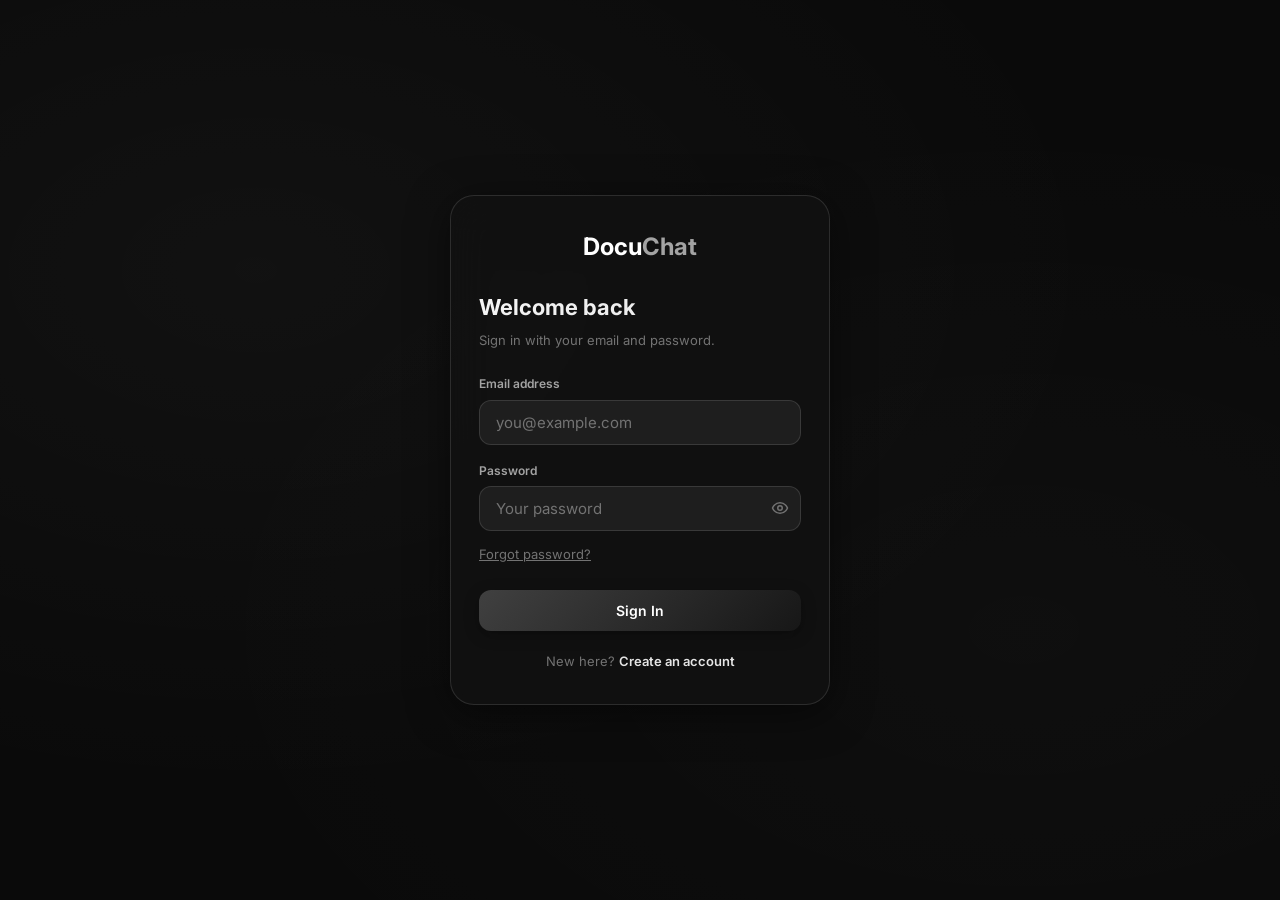
<file: frontend/pages/index.html>
<!DOCTYPE html>
<!--
  frontend/pages/index.html — Authentication Entry Point
  
  The main login view for DocuChat.
  Redirects authenticated users to the Dashboard automatically.
-->
<html lang="en" data-theme="dark">

<head>
  <meta charset="UTF-8" />
  <meta name="viewport" content="width=device-width, initial-scale=1.0" />
  <title>DocuChat — Sign In</title>
  <link rel="stylesheet" href="../css/global.css" />
  <link rel="stylesheet" href="../css/auth.css" />
  <link rel="icon" type="image/png" href="../assets/DocuChat_favicon.png" />
</head>

<body>

  <div class="auth-blob blob-1"></div>
  <div class="auth-blob blob-2"></div>

  <div class="auth-page">
    <div class="auth-card glass-card">

      <div class="auth-logo" style="justify-content: center; text-align: center; width: 100%;">
        <div><span style="color:#ffffff">Docu</span><span style="color:#a3a3a3">Chat</span></div>
      </div>

      <h1 class="auth-title">Welcome back</h1>
      <p class="auth-subtitle">Sign in with your email and password.</p>

      <form class="auth-form" id="loginForm" novalidate>

        <div class="form-group">
          <label class="form-label" for="loginEmail">Email address</label>
          <input class="input-field" type="email" id="loginEmail" placeholder="you@example.com" autocomplete="email"
            required />
        </div>

        <div class="form-group">
          <label class="form-label" for="loginPassword">Password</label>
          <div class="password-wrapper">
            <input class="input-field" type="password" id="loginPassword" placeholder="Your password"
              autocomplete="current-password" required />
            <button type="button" class="pw-toggle" id="loginPwToggle" title="Show password">
              <svg xmlns="http://www.w3.org/2000/svg" width="18" height="18" viewBox="0 0 24 24" fill="none" stroke="currentColor" stroke-width="2" stroke-linecap="round" stroke-linejoin="round" class="eye-icon"><path d="M2 12s3-7 10-7 10 7 10 7-3 7-10 7-10-7-10-7Z"></path><circle cx="12" cy="12" r="3"></circle></svg>
            </button>
          </div>
          <div style="text-align: left; margin-top: 4px;">
            <a href="forgot_password.html" class="nav-link" data-direction="left" style="font-size: 13px; color: var(--text-muted); text-decoration: underline;">Forgot password?</a>
          </div>
        </div>

        <p id="formError" style="color:var(--error);font-size:13px;display:none;"></p>

        <button class="btn btn-primary auth-submit" type="submit" id="loginBtn">
          Sign In
        </button>
      </form>

      <p class="auth-link-row">
        New here? <a href="signup.html" class="nav-link" data-direction="left">Create an account</a>
      </p>
    </div>
  </div>

  <script type="module" src="../js/index.js"></script>

</body>

</html>

</body>

</html>
</file>
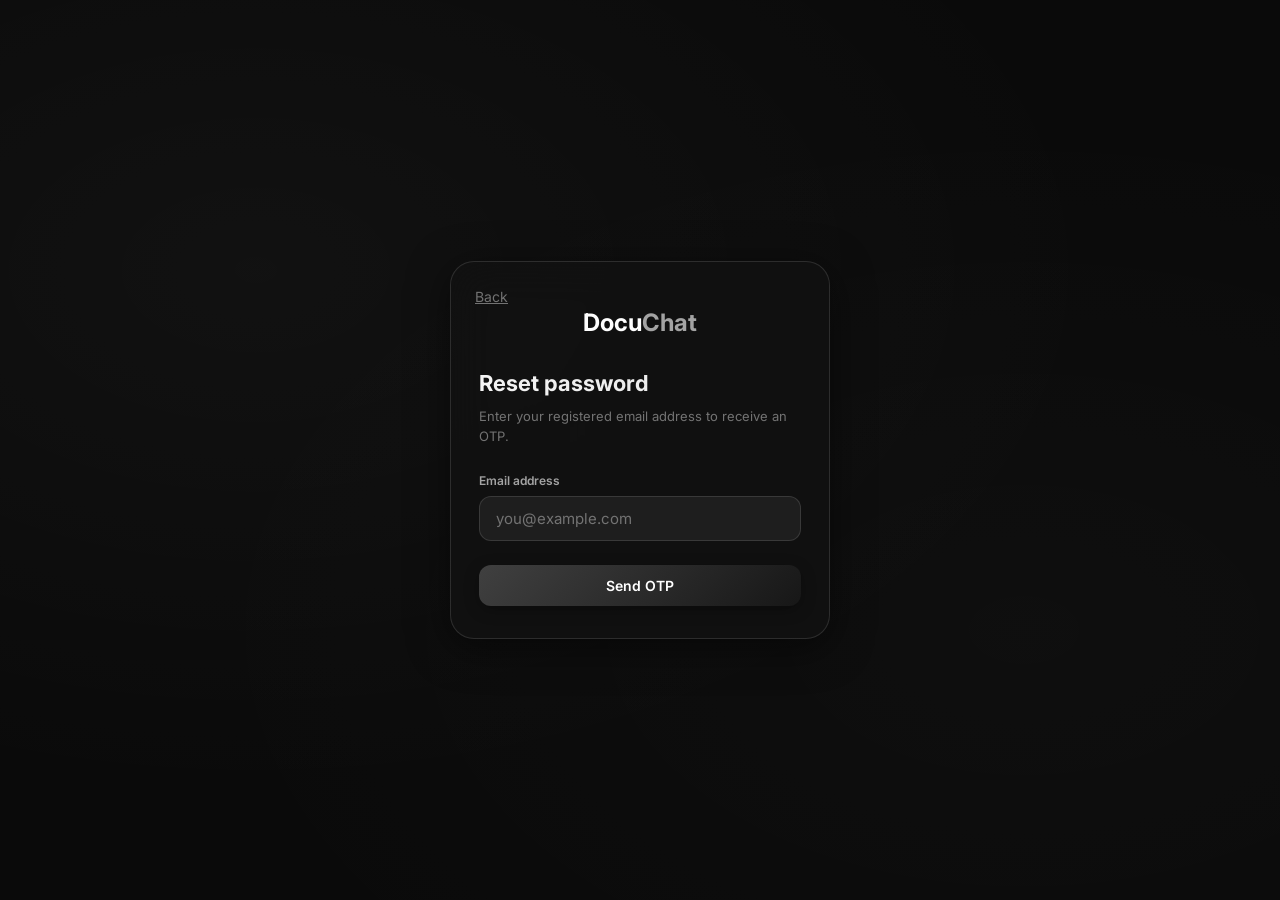
<file: frontend/pages/forgot_password.html>
<!DOCTYPE html>
<!--
  frontend/pages/forgot_password.html — Password Recovery Initiation
  
  Allows users to request a password reset by providing their email.
  Successfully submitting this form sends a reset OTP and redirects
  to the OTP verification page.
-->
<html lang="en" data-theme="dark">
<head>
  <meta charset="UTF-8" />
  <meta name="viewport" content="width=device-width, initial-scale=1.0" />
  <title>DocuChat — Forgot Password</title>
  <link rel="stylesheet" href="../css/global.css" />
  <link rel="stylesheet" href="../css/auth.css" />
  <link rel="icon" type="image/png" href="../assets/DocuChat_favicon.png" />
</head>
<body>

  <div class="auth-blob blob-1"></div>
  <div class="auth-blob blob-2"></div>

  <div class="auth-page">
    <div class="auth-card glass-card" style="position: relative;">
      
      <!-- Back Button -->
      <a href="index.html" class="nav-link" data-direction="right" style="position: absolute; top: 24px; left: 24px; font-size: 14px; text-decoration: underline; color: var(--text-muted);">Back</a>

      <div class="auth-logo" style="justify-content: center; text-align: center; width: 100%; margin-top: 10px;">
        <div><span style="color:#ffffff">Docu</span><span style="color:#a3a3a3">Chat</span></div>
      </div>

      <h1 class="auth-title">Reset password</h1>
      <p class="auth-subtitle">Enter your registered email address to receive an OTP.</p>

      <form class="auth-form" id="forgotForm" novalidate>
        <div class="form-group">
          <label class="form-label" for="forgotEmail">Email address</label>
          <input class="input-field" type="email" id="forgotEmail" placeholder="you@example.com" required />
        </div>

        <p id="formError" style="color:var(--error);font-size:13px;display:none;"></p>
        <p id="formSuccess" style="color:var(--success);font-size:13px;display:none;"></p>

        <button class="btn btn-primary auth-submit" type="submit" id="forgotBtn">
          Send OTP
        </button>
      </form>

    </div>
  </div>

  <script type="module" src="../js/forgot_password.js"></script>

</body>
</html>
</file>
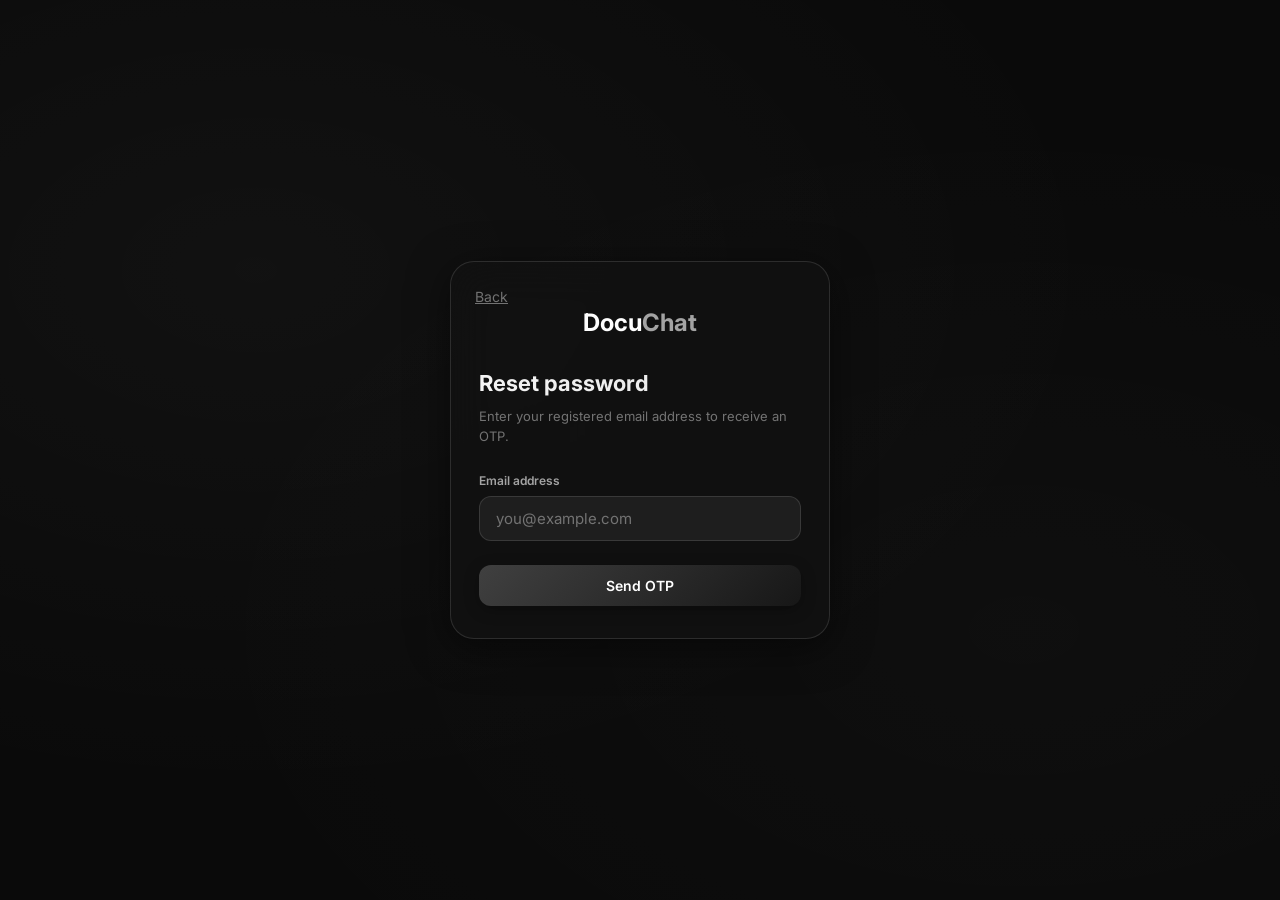
<file: frontend/pages/reset_password.html>
<!DOCTYPE html>
<!--
  frontend/pages/reset_password.html — New Password Creation
  
  The final step of the password recovery flow. Allows the user to 
  set and confirm a new secure password.
-->
<html lang="en" data-theme="dark">
<head>
  <meta charset="UTF-8" />
  <meta name="viewport" content="width=device-width, initial-scale=1.0" />
  <title>DocuChat — Change Password</title>
  <link rel="stylesheet" href="../css/global.css" />
  <link rel="stylesheet" href="../css/auth.css" />
  <link rel="icon" type="image/png" href="../assets/DocuChat_favicon.png" />
</head>
<body>

  <div class="auth-blob blob-1"></div>
  <div class="auth-blob blob-2"></div>

  <div class="auth-page">
    <div class="auth-card glass-card" style="position: relative;">
      
      <!-- Back Button -->
      <a href="verify_reset.html" class="nav-link" data-direction="right" style="position: absolute; top: 24px; left: 24px; font-size: 14px; text-decoration: underline; color: var(--text-muted);">Back</a>

      <div class="auth-logo" style="justify-content: center; text-align: center; width: 100%; margin-top: 10px;">
        <div><span style="color:#ffffff">Docu</span><span style="color:#a3a3a3">Chat</span></div>
      </div>

      <h1 class="auth-title">Change password</h1>
      <p class="auth-subtitle">Create a new password for your account.</p>

      <form class="auth-form" id="resetPasswordForm" novalidate>
        <div class="form-group">
          <label class="form-label" for="newPassword">New Password</label>
          <div class="password-wrapper">
            <input class="input-field" type="password" id="newPassword" placeholder="At least 8 characters" required />
            <button type="button" class="pw-toggle" id="newPwToggle" title="Show password">
              <svg xmlns="http://www.w3.org/2000/svg" width="18" height="18" viewBox="0 0 24 24" fill="none" stroke="currentColor" stroke-width="2" stroke-linecap="round" stroke-linejoin="round" class="eye-icon"><path d="M2 12s3-7 10-7 10 7 10 7-3 7-10 7-10-7-10-7Z"></path><circle cx="12" cy="12" r="3"></circle></svg>
            </button>
          </div>
        </div>

        <div class="form-group">
          <label class="form-label" for="confirmNewPassword">Confirm Password</label>
          <div class="password-wrapper">
            <input class="input-field" type="password" id="confirmNewPassword" placeholder="Repeat your password" required />
            <button type="button" class="pw-toggle" id="confirmNewPwToggle" title="Show password">
              <svg xmlns="http://www.w3.org/2000/svg" width="18" height="18" viewBox="0 0 24 24" fill="none" stroke="currentColor" stroke-width="2" stroke-linecap="round" stroke-linejoin="round" class="eye-icon"><path d="M2 12s3-7 10-7 10 7 10 7-3 7-10 7-10-7-10-7Z"></path><circle cx="12" cy="12" r="3"></circle></svg>
            </button>
          </div>
        </div>

        <p id="formError" style="color:var(--error);font-size:13px;display:none;"></p>

        <button class="btn btn-primary auth-submit" type="submit" id="resetPasswordBtn">
          Change Password
        </button>
      </form>
    </div>
  </div>

  <script type="module" src="../js/reset_password.js"></script>

</body>
</html>
</file>
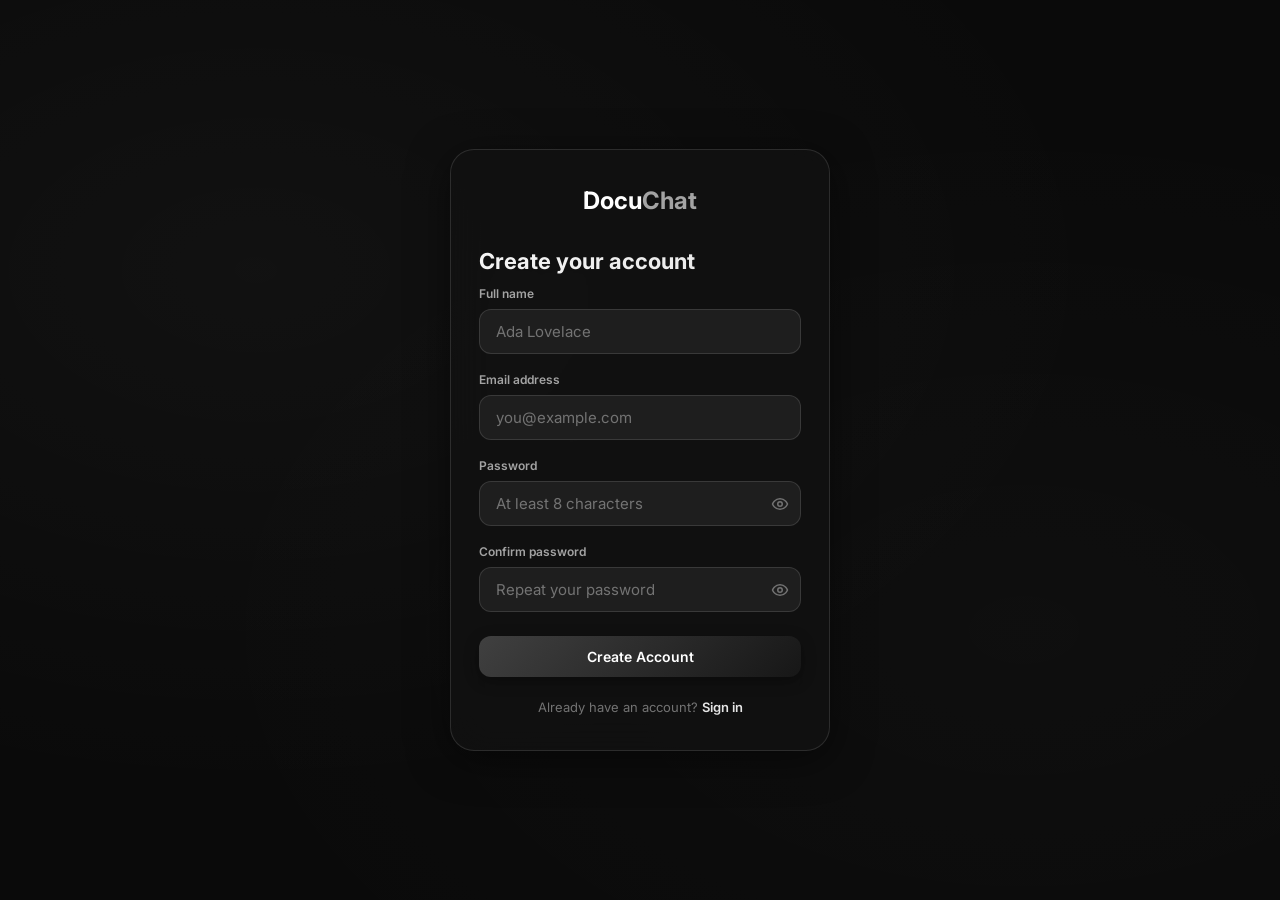
<file: frontend/pages/signup.html>
<!DOCTYPE html>
<!--
  frontend/pages/signup.html — Account Registration
  
  Collects user credentials (Name, Email, Password) to initiate the 
  account creation process. Proceeds to the OTP verification flow.
-->
<html lang="en" data-theme="dark">
<head>
  <meta charset="UTF-8" />
  <meta name="viewport" content="width=device-width, initial-scale=1.0" />
  <title>DocuChat — Create Account</title>
  <meta name="description" content="Create a DocuChat account to start chatting with your documents using AI." />
  <link rel="stylesheet" href="../css/global.css" />
  <link rel="stylesheet" href="../css/auth.css" />
  <link rel="icon" type="image/png" href="../assets/DocuChat_favicon.png" />
</head>
<body>

<div class="auth-blob blob-1"></div>
<div class="auth-blob blob-2"></div>

<div class="auth-page">
  <div class="auth-card glass-card">

    <div class="auth-logo" style="justify-content: center; text-align: center; width: 100%;">
      <div><span style="color:#ffffff">Docu</span><span style="color:#a3a3a3">Chat</span></div>
    </div>

    <h1 class="auth-title">Create your account</h1>

    <form class="auth-form" id="signupForm" novalidate>

      <div class="form-group">
        <label class="form-label" for="signupName">Full name</label>
        <input
          class="input-field"
          type="text"
          id="signupName"
          placeholder="Ada Lovelace"
          autocomplete="name"
          required
        />
      </div>

      <div class="form-group">
        <label class="form-label" for="signupEmail">Email address</label>
        <input
          class="input-field"
          type="email"
          id="signupEmail"
          placeholder="you@example.com"
          autocomplete="email"
          required
        />
      </div>

      <div class="form-group">
        <label class="form-label" for="signupPassword">Password</label>
        <div class="password-wrapper">
          <input
            class="input-field"
            type="password"
            id="signupPassword"
            placeholder="At least 8 characters"
            autocomplete="new-password"
            required
          />
          <button type="button" class="pw-toggle" id="signupPwToggle" title="Show password">
            <svg xmlns="http://www.w3.org/2000/svg" width="18" height="18" viewBox="0 0 24 24" fill="none" stroke="currentColor" stroke-width="2" stroke-linecap="round" stroke-linejoin="round" class="eye-icon"><path d="M2 12s3-7 10-7 10 7 10 7-3 7-10 7-10-7-10-7Z"></path><circle cx="12" cy="12" r="3"></circle></svg>
          </button>
        </div>
      </div>

      <div class="form-group">
        <label class="form-label" for="signupConfirm">Confirm password</label>
        <div class="password-wrapper">
          <input
            class="input-field"
            type="password"
            id="signupConfirm"
            placeholder="Repeat your password"
            autocomplete="new-password"
            required
          />
          <button type="button" class="pw-toggle" id="signupConfirmToggle" title="Show password">
            <svg xmlns="http://www.w3.org/2000/svg" width="18" height="18" viewBox="0 0 24 24" fill="none" stroke="currentColor" stroke-width="2" stroke-linecap="round" stroke-linejoin="round" class="eye-icon"><path d="M2 12s3-7 10-7 10 7 10 7-3 7-10 7-10-7-10-7Z"></path><circle cx="12" cy="12" r="3"></circle></svg>
          </button>
        </div>
      </div>

      <p id="formError" style="color:var(--error);font-size:13px;display:none;"></p>

      <button class="btn btn-primary auth-submit" type="submit" id="signupBtn">
        Create Account
      </button>
    </form>

    <p class="auth-link-row">
      Already have an account? <a href="index.html" class="nav-link" data-direction="right">Sign in</a>
    </p>
  </div>
</div>

<script type="module" src="../js/signup.js"></script>

</body>
</html>
</file>
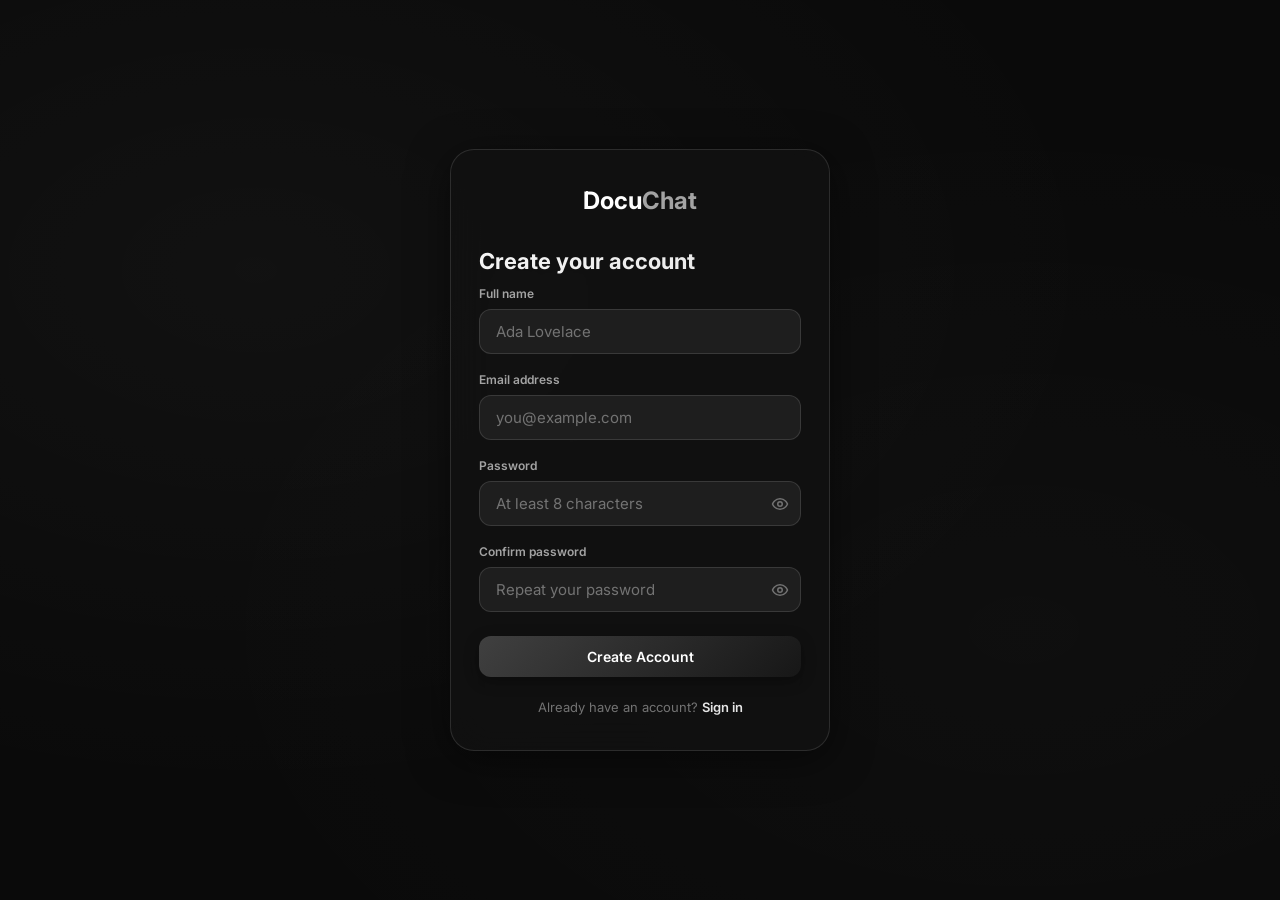
<file: frontend/pages/verify.html>
<!DOCTYPE html>
<!--
  frontend/pages/verify.html — Account Activation
  
  Accepts the 6-digit OTP sent to the user's email during signup.
  Successfully verifying activates the account and logs the user in.
-->
<html lang="en" data-theme="dark">
<head>
  <meta charset="UTF-8" />
  <meta name="viewport" content="width=device-width, initial-scale=1.0" />
  <title>DocuChat — Verify Email</title>
  <meta name="description" content="Enter your email verification code to activate your DocuChat account." />
  <link rel="stylesheet" href="../css/global.css" />
  <link rel="stylesheet" href="../css/auth.css" />
  <link rel="icon" type="image/png" href="../assets/DocuChat_favicon.png" />
</head>
<body>

<div class="auth-blob blob-1"></div>
<div class="auth-blob blob-2"></div>

<div class="auth-page">
  <div class="auth-card glass-card">

    <div class="auth-logo" style="justify-content: center; text-align: center; width: 100%;">
      <div><span style="color:#ffffff">Docu</span><span style="color:#a3a3a3">Chat</span></div>
    </div>

    <h1 class="auth-title">Verify your email</h1>
    <p class="auth-subtitle">
      We sent a 6-digit code to <strong id="pendingEmail">your email</strong>.
      Enter it below to activate your account.
    </p>

    <form class="auth-form" id="verifyForm" novalidate>

      <div class="form-group" style="align-items:center;">
        <label class="form-label">Verification code</label>
        <div class="otp-inputs">
          <input class="otp-digit" type="text" inputmode="numeric" maxlength="1" id="otp0" autocomplete="one-time-code" />
          <input class="otp-digit" type="text" inputmode="numeric" maxlength="1" id="otp1" />
          <input class="otp-digit" type="text" inputmode="numeric" maxlength="1" id="otp2" />
          <input class="otp-digit" type="text" inputmode="numeric" maxlength="1" id="otp3" />
          <input class="otp-digit" type="text" inputmode="numeric" maxlength="1" id="otp4" />
          <input class="otp-digit" type="text" inputmode="numeric" maxlength="1" id="otp5" />
        </div>
      </div>

      <p id="formError" style="font-size:13px;display:none;text-align:center;"></p>

      <button class="btn btn-primary auth-submit" type="submit" id="verifyBtn">
        Verify &amp; Activate
      </button>
    </form>

    <div class="resend-row">
      Didn't receive it?
      <button class="resend-btn" id="resendBtn">Resend code</button>
      <span id="countdownLabel"></span>
    </div>

    <p class="auth-link-row" style="margin-top:12px;">
      <a href="signup.html" class="nav-link" data-direction="right">Back to signup</a>
    </p>
  </div>
</div>

<script type="module" src="../js/verify.js"></script>

</body>
</html>

</body>
</html>
</file>
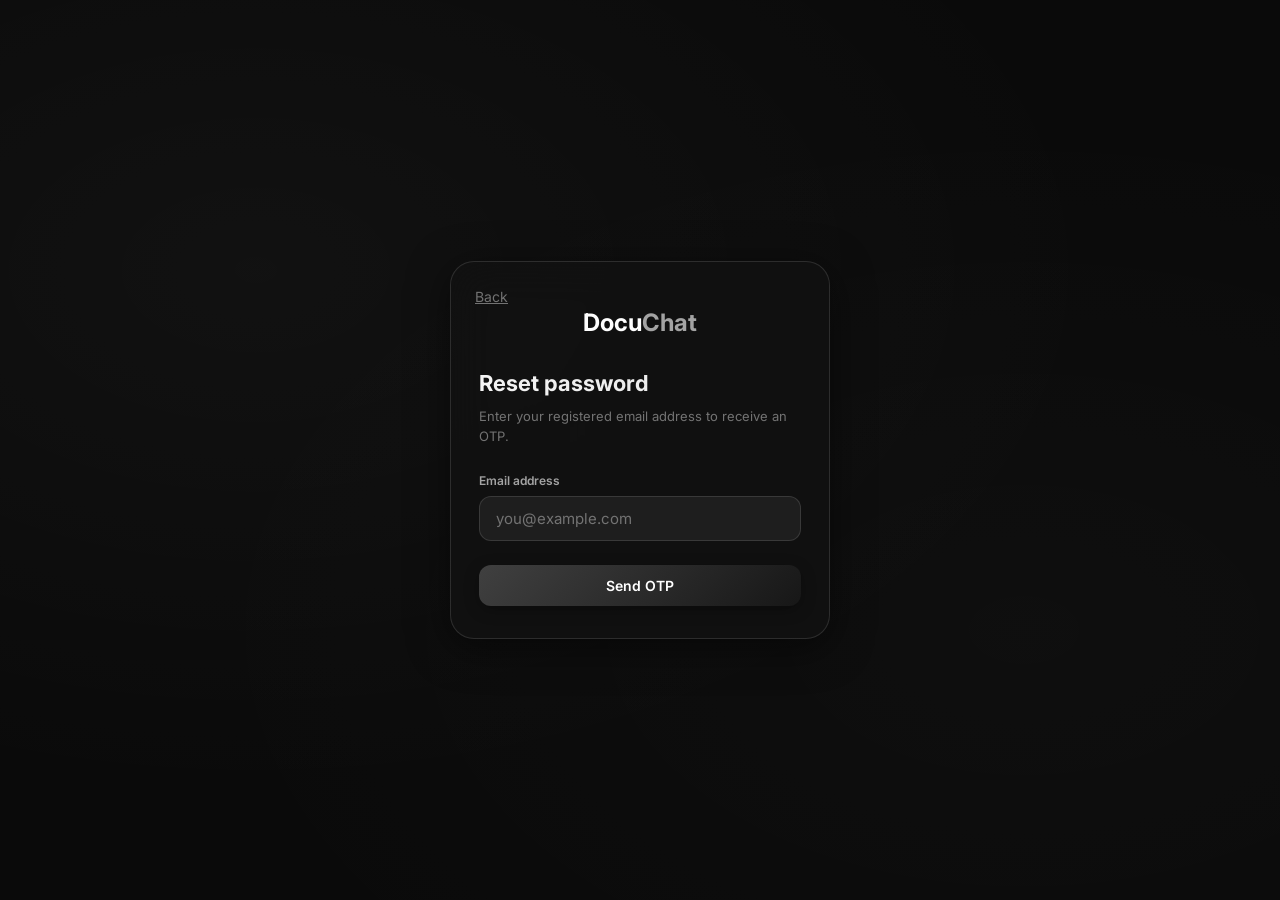
<file: frontend/pages/verify_reset.html>
<!DOCTYPE html>
<!--
  frontend/pages/verify_reset.html — Password Reset Authorization
  
  Accepts the 6-digit OTP sent to the user's email during password recovery.
  Successfully verifying grants access to the new password creation page.
-->
<html lang="en" data-theme="dark">
<head>
  <meta charset="UTF-8" />
  <meta name="viewport" content="width=device-width, initial-scale=1.0" />
  <title>DocuChat — Verify Reset OTP</title>
  <link rel="stylesheet" href="../css/global.css" />
  <link rel="stylesheet" href="../css/auth.css" />
  <link rel="icon" type="image/png" href="../assets/DocuChat_favicon.png" />
</head>
<body>

  <div class="auth-blob blob-1"></div>
  <div class="auth-blob blob-2"></div>

  <div class="auth-page">
    <div class="auth-card glass-card" style="position: relative;">
      
      <!-- Back Button -->
      <a href="forgot_password.html" class="nav-link" data-direction="right" style="position: absolute; top: 24px; left: 24px; font-size: 14px; text-decoration: underline; color: var(--text-muted);">Back</a>

      <div class="auth-logo" style="justify-content: center; text-align: center; width: 100%; margin-top: 10px;">
        <div><span style="color:#ffffff">Docu</span><span style="color:#a3a3a3">Chat</span></div>
      </div>

      <h1 class="auth-title">Enter OTP</h1>
      <p class="auth-subtitle">
        We sent a 6-digit code to <strong id="resetEmail">your email</strong>.
      </p>

      <form class="auth-form" id="verifyResetForm" novalidate>
        <div class="form-group" style="align-items:center;">
          <div class="otp-inputs">
            <input class="otp-digit" type="text" inputmode="numeric" maxlength="1" id="otp0" autocomplete="one-time-code" />
            <input class="otp-digit" type="text" inputmode="numeric" maxlength="1" id="otp1" />
            <input class="otp-digit" type="text" inputmode="numeric" maxlength="1" id="otp2" />
            <input class="otp-digit" type="text" inputmode="numeric" maxlength="1" id="otp3" />
            <input class="otp-digit" type="text" inputmode="numeric" maxlength="1" id="otp4" />
            <input class="otp-digit" type="text" inputmode="numeric" maxlength="1" id="otp5" />
          </div>
        </div>

        <p id="formError" style="font-size:13px;display:none;text-align:center;color:var(--error);"></p>

        <button class="btn btn-primary auth-submit" type="submit" id="verifyResetBtn">
          Verify OTP
        </button>
      </form>
    </div>
  </div>

  <script type="module" src="../js/verify_reset.js"></script>

</body>
</html>
</file>
<file: frontend/css/global.css>
/*
 * frontend/css/global.css — Core Design System & Tokens
 * 
 * Imported globally by all HTML pages. Defines:
 *   - CSS Custom Properties (Variables) for colors, spacing, and shadows.
 *   - Light/Dark theme color palettes.
 *   - Global resets and base typography (Inter font).
 *   - Shared UI components (Buttons, Inputs, Toast notifications).
 */

@import url('https://fonts.googleapis.com/css2?family=Inter:wght@300;400;500;600;700&display=swap');

/* ─── Design Tokens ──────────────────────────────────────────────────────── */
:root {
  /* Palette */
  --purple-400: #a3a3a3;
  --purple-500: #737373;
  --purple-600: #525252;
  --purple-glow: rgba(255, 255, 255, 0.15);

  /* Dark theme (default) */
  --bg-base:     #0a0a0a;
  --bg-surface:  #121212;
  --bg-elevated: #1e1e1e;
  --bg-card:     #262626;
  --border:      rgba(255,255,255,0.12);
  --border-active: rgba(255,255,255,0.4);

  --text-primary: #f5f5f5;
  --text-secondary: #a3a3a3;
  --text-muted:   #737373;

  --accent:       #e5e5e5;
  --accent-hover: #ffffff;
  --accent-glow:  rgba(255, 255, 255, 0.15);

  --success: #4ade80;
  --error:   #f87171;
  --warning: #fbbf24;

  /* Spacing */
  --radius-sm:  6px;
  --radius-md:  12px;
  --radius-lg:  18px;
  --radius-xl:  24px;

  /* Shadows */
  --shadow-sm: 0 1px 4px rgba(0,0,0,0.3);
  --shadow-md: 0 4px 20px rgba(0,0,0,0.4);
  --shadow-lg: 0 8px 40px rgba(0,0,0,0.5);
  --shadow-glow: 0 0 24px var(--purple-glow);
}

/* Light theme override */
[data-theme="light"] {
  --bg-base:     #f5f5f5;
  --bg-surface:  #ffffff;
  --bg-elevated: #e5e5e5;
  --bg-card:     #d4d4d4;
  --border:      rgba(0,0,0,0.1);
  --border-active: rgba(0,0,0,0.5);

  --text-primary:   #0a0a0a;
  --text-secondary: #404040;
  --text-muted:     #737373;
}

/* ─── Reset ──────────────────────────────────────────────────────────────── */
*, *::before, *::after { box-sizing: border-box; margin: 0; padding: 0; }

html { scroll-behavior: smooth; font-size: 16px; }

body {
  font-family: 'Inter', system-ui, sans-serif;
  background: var(--bg-base);
  color: var(--text-primary);
  line-height: 1.6;
  min-height: 100vh;
  -webkit-font-smoothing: antialiased;
}

a { color: var(--accent); text-decoration: none; }
a:hover { color: var(--accent-hover); }

img, svg { display: block; max-width: 100%; }

/* ─── Scrollbar ──────────────────────────────────────────────────────────── */
::-webkit-scrollbar { width: 6px; }
::-webkit-scrollbar-track { background: transparent; }
::-webkit-scrollbar-thumb { background: rgba(255,255,255,0.1); border-radius: 10px; }
::-webkit-scrollbar-thumb:hover { background: rgba(255,255,255,0.2); }

/* ─── Typography ─────────────────────────────────────────────────────────── */
h1, h2, h3, h4, h5, h6 {
  font-weight: 700;
  line-height: 1.25;
  color: var(--text-primary);
}

p { color: var(--text-secondary); }

/* ─── Buttons ────────────────────────────────────────────────────────────── */
.btn {
  display: inline-flex;
  align-items: center;
  gap: 8px;
  padding: 10px 20px;
  border-radius: var(--radius-md);
  font-family: inherit;
  font-size: 14px;
  font-weight: 600;
  cursor: pointer;
  border: none;
  transition: all 0.2s ease;
  white-space: nowrap;
}

.btn-primary {
  background: linear-gradient(135deg, #404040 0%, #171717 100%);
  color: #fff;
  box-shadow: 0 4px 15px rgba(0,0,0,0.3);
}
.btn-primary:hover {
  transform: translateY(-1px);
  box-shadow: 0 6px 24px var(--purple-glow);
}
.btn-primary:active { transform: translateY(0); }
.btn-primary:disabled {
  opacity: 0.5;
  cursor: not-allowed;
  transform: none;
  box-shadow: none;
}

.btn-ghost {
  background: var(--bg-elevated);
  color: var(--text-secondary);
  border: 1px solid var(--border);
}
.btn-ghost:hover {
  border-color: var(--border-active);
  color: var(--text-primary);
  background: var(--bg-card);
}

.icon-btn {
  display: inline-flex;
  align-items: center;
  justify-content: center;
  width: 36px;
  height: 36px;
  border-radius: var(--radius-sm);
  background: transparent;
  border: none;
  border-radius: 50%;
  color: var(--text-muted);
  cursor: pointer;
  font-size: 16px;
  transition: all 0.15s;
}
.icon-btn:hover { color: var(--text-primary); }

/* ─── Form inputs ────────────────────────────────────────────────────────── */
.input-field {
  width: 100%;
  padding: 12px 16px;
  background: var(--bg-elevated);
  border: 1px solid var(--border);
  border-radius: var(--radius-md);
  color: var(--text-primary);
  font-family: inherit;
  font-size: 15px;
  outline: none;
  transition: border-color 0.2s, box-shadow 0.2s;
}
.input-field::placeholder { color: var(--text-muted); }
.input-field:focus {
  border-color: var(--accent);
  box-shadow: 0 0 0 3px var(--accent-glow);
}

/* ─── Toast notifications ────────────────────────────────────────────────── */
.toast-container {
  position: fixed;
  top: 24px;
  left: 50%;
  transform: translateX(-50%);
  z-index: 9999;
  display: flex;
  flex-direction: column;
  gap: 10px;
}

.toast {
  padding: 12px 20px;
  border-radius: var(--radius-md);
  font-size: 14px;
  font-weight: 500;
  color: #fff;
  background: #000;
  box-shadow: var(--shadow-md);
  animation: slide-in-toast 0.4s cubic-bezier(0.4, 0, 0.2, 1);
  max-width: 320px;
  text-align: center;
}

[data-theme="light"] .toast {
  background: #fff;
  color: #000;
  border: 1px solid rgba(0,0,0,0.1);
  box-shadow: 0 4px 12px rgba(0,0,0,0.1);
}
.toast.info    { border-left: none; }
.toast.success { border-left: none; }
.toast.error   { border-left: none; }
.toast.warning { border-left: none; }

@keyframes slide-in-toast {
  from { transform: translateY(-100%); opacity: 0; }
  to   { transform: translateY(0); opacity: 1; }
}

/* ─── Spinner ────────────────────────────────────────────────────────────── */
.spinner {
  width: 20px; height: 20px;
  border: 2px solid var(--border);
  border-top-color: var(--accent);
  border-radius: 50%;
  animation: spin 0.7s linear infinite;
}
@keyframes spin { to { transform: rotate(360deg); } }

/* ─── Glassmorphism card ─────────────────────────────────────────────────── */
.glass-card {
  background: rgba(18, 18, 18, 0.75);
  backdrop-filter: blur(20px);
  -webkit-backdrop-filter: blur(20px);
  border: 1px solid var(--border);
  border-radius: var(--radius-xl);
  box-shadow: var(--shadow-lg);
}

/* ─── Focus ring accessibility ───────────────────────────────────────────── */
:focus-visible {
  outline: 2px solid var(--accent);
  outline-offset: 2px;
}
</file>
<file: frontend/css/auth.css>
/*
 * frontend/css/auth.css — Authentication UI Styles
 * 
 * Defines the layout, glassmorphism card components, and micro-animations 
 * for the Login, Signup, and OTP Verification flows.
 */

.auth-page {
  min-height: 100vh;
  display: flex;
  align-items: center;
  justify-content: center;
  padding: 24px;
  background:
    radial-gradient(ellipse at 20% 30%, rgba(255,255,255,0.03) 0%, transparent 60%),
    radial-gradient(ellipse at 80% 70%, rgba(255,255,255,0.02) 0%, transparent 60%),
    var(--bg-base);
}

.auth-card {
  width: 100%;
  max-width: 380px;
  padding: 32px 28px;
  animation: fade-up 0.45s ease both;
}

@keyframes fade-up {
  from { opacity: 0; transform: translateY(24px); }
  to   { opacity: 1; transform: translateY(0); }
}

/* ─── Page Transitions ───────────────────────────────────────────────────── */
.slide-out-left { animation: slideOutLeft 0.14s forwards cubic-bezier(0.4, 0, 0.2, 1) !important; }
.slide-out-right { animation: slideOutRight 0.14s forwards cubic-bezier(0.4, 0, 0.2, 1) !important; }
.slide-in-left { animation: slideInLeft 0.14s forwards cubic-bezier(0.4, 0, 0.2, 1) !important; }
.slide-in-right { animation: slideInRight 0.14s forwards cubic-bezier(0.4, 0, 0.2, 1) !important; }

@keyframes slideOutLeft {
  from { opacity: 1; transform: translateX(0); }
  to   { opacity: 0; transform: translateX(-40px); }
}
@keyframes slideOutRight {
  from { opacity: 1; transform: translateX(0); }
  to   { opacity: 0; transform: translateX(40px); }
}
@keyframes slideInLeft {
  from { opacity: 0; transform: translateX(-40px); }
  to   { opacity: 1; transform: translateX(0); }
}
@keyframes slideInRight {
  from { opacity: 0; transform: translateX(40px); }
  to   { opacity: 1; transform: translateX(0); }
}

.auth-logo {
  display: flex;
  align-items: center;
  gap: 10px;
  font-size: 24px;
  font-weight: 700;
  color: var(--text-primary);
  margin-bottom: 28px;
}
.auth-logo .logo-icon { font-size: 24px; filter: drop-shadow(0 0 8px var(--accent)); }
.auth-logo span { color: var(--accent); }

.auth-title {
  font-size: 22px;
  font-weight: 700;
  margin-bottom: 8px;
  background: linear-gradient(135deg, var(--text-primary), var(--accent));
  -webkit-background-clip: text;
  -webkit-text-fill-color: transparent;
  background-clip: text;
}

.auth-subtitle { font-size: 13px; color: var(--text-muted); margin-bottom: 24px; }

.auth-form { display: flex; flex-direction: column; gap: 16px; }

.form-group { display: flex; flex-direction: column; gap: 6px; }

.form-label { font-size: 12px; font-weight: 600; color: var(--text-secondary); }

.otp-inputs { display: flex; gap: 10px; justify-content: center; }

.otp-digit {
  width: 44px; height: 50px;
  text-align: center;
  font-size: 20px; font-weight: 700;
  padding: 0;
  border-radius: var(--radius-md);
  background: var(--bg-elevated);
  border: 2px solid var(--border);
  color: var(--text-primary);
  font-family: inherit;
  outline: none;
  transition: all 0.2s;
  caret-color: var(--accent);
}
.otp-digit:focus {
  border-color: var(--accent);
  box-shadow: 0 0 0 3px var(--accent-glow);
  transform: scale(1.05);
}
.otp-digit.filled { border-color: var(--accent); color: var(--accent); }

.auth-submit { width: 100%; padding: 12px; font-size: 14px; margin-top: 8px; justify-content: center; }

.auth-link-row { text-align: center; font-size: 13px; color: var(--text-muted); margin-top: 20px; }
.auth-link-row a { color: var(--accent); font-weight: 600; }

.auth-info {
  display: flex; gap: 10px; align-items: flex-start;
  background: rgba(255,255,255,0.05);
  border: 1px solid rgba(255,255,255,0.1);
  border-radius: var(--radius-md);
  padding: 14px 16px;
  font-size: 12px; color: var(--text-secondary);
  margin-bottom: 24px;
}
.auth-info .info-icon { font-size: 18px; flex-shrink: 0; }

.resend-row { text-align: center; font-size: 13px; color: var(--text-muted); margin-top: 16px; }
.resend-btn {
  background: none; border: none; color: var(--accent);
  font-family: inherit; font-size: 13px; font-weight: 600; cursor: pointer; padding: 0;
}
.resend-btn:disabled { color: var(--text-muted); cursor: default; }

/* ─── Password input with show/hide toggle ───────────────────────────────── */
.password-wrapper {
  position: relative;
  display: flex;
  align-items: center;
}

.password-wrapper .input-field {
  padding-right: 44px; /* room for the toggle button */
}

.pw-toggle {
  position: absolute;
  right: 12px;
  background: none;
  border: none;
  cursor: pointer;
  font-size: 16px;
  line-height: 1;
  padding: 0;
  color: var(--text-muted);
  transition: color 0.15s;
  user-select: none;
}
.pw-toggle:hover { color: var(--text-primary); }
</file>
